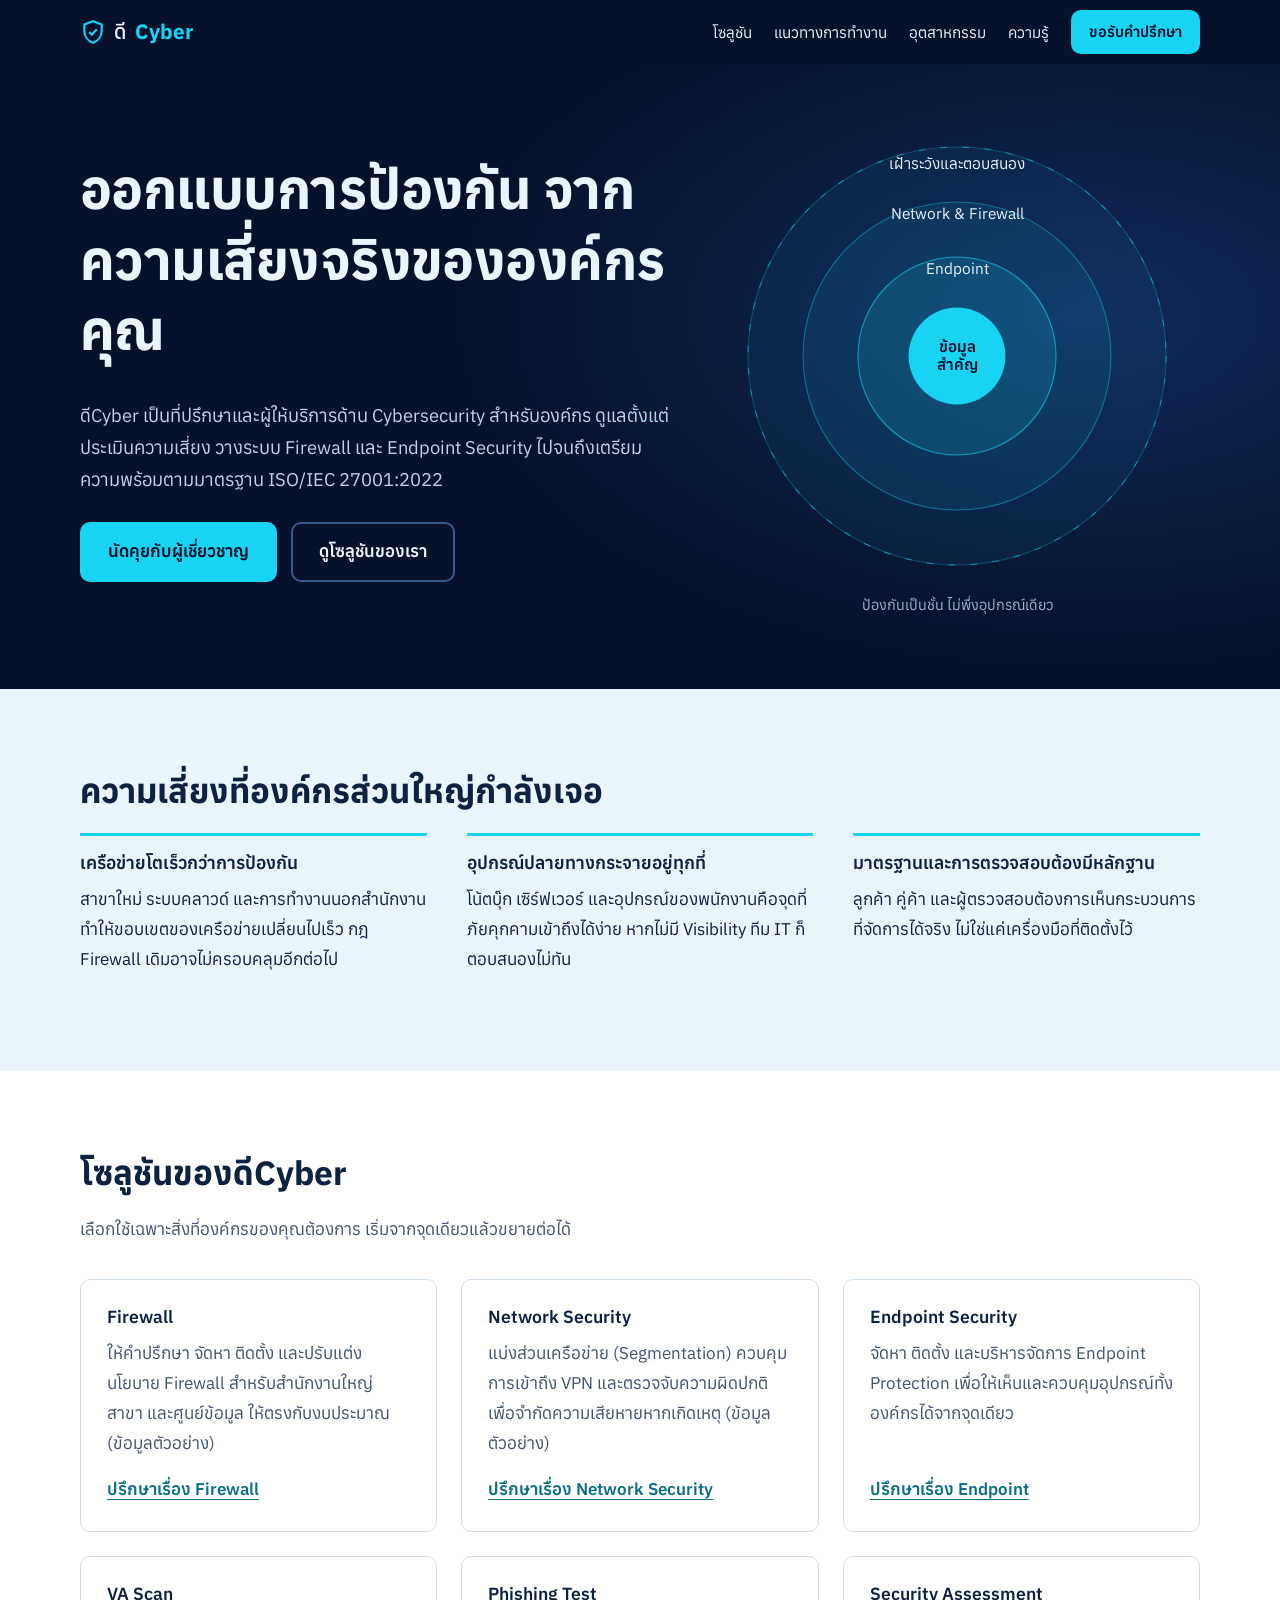
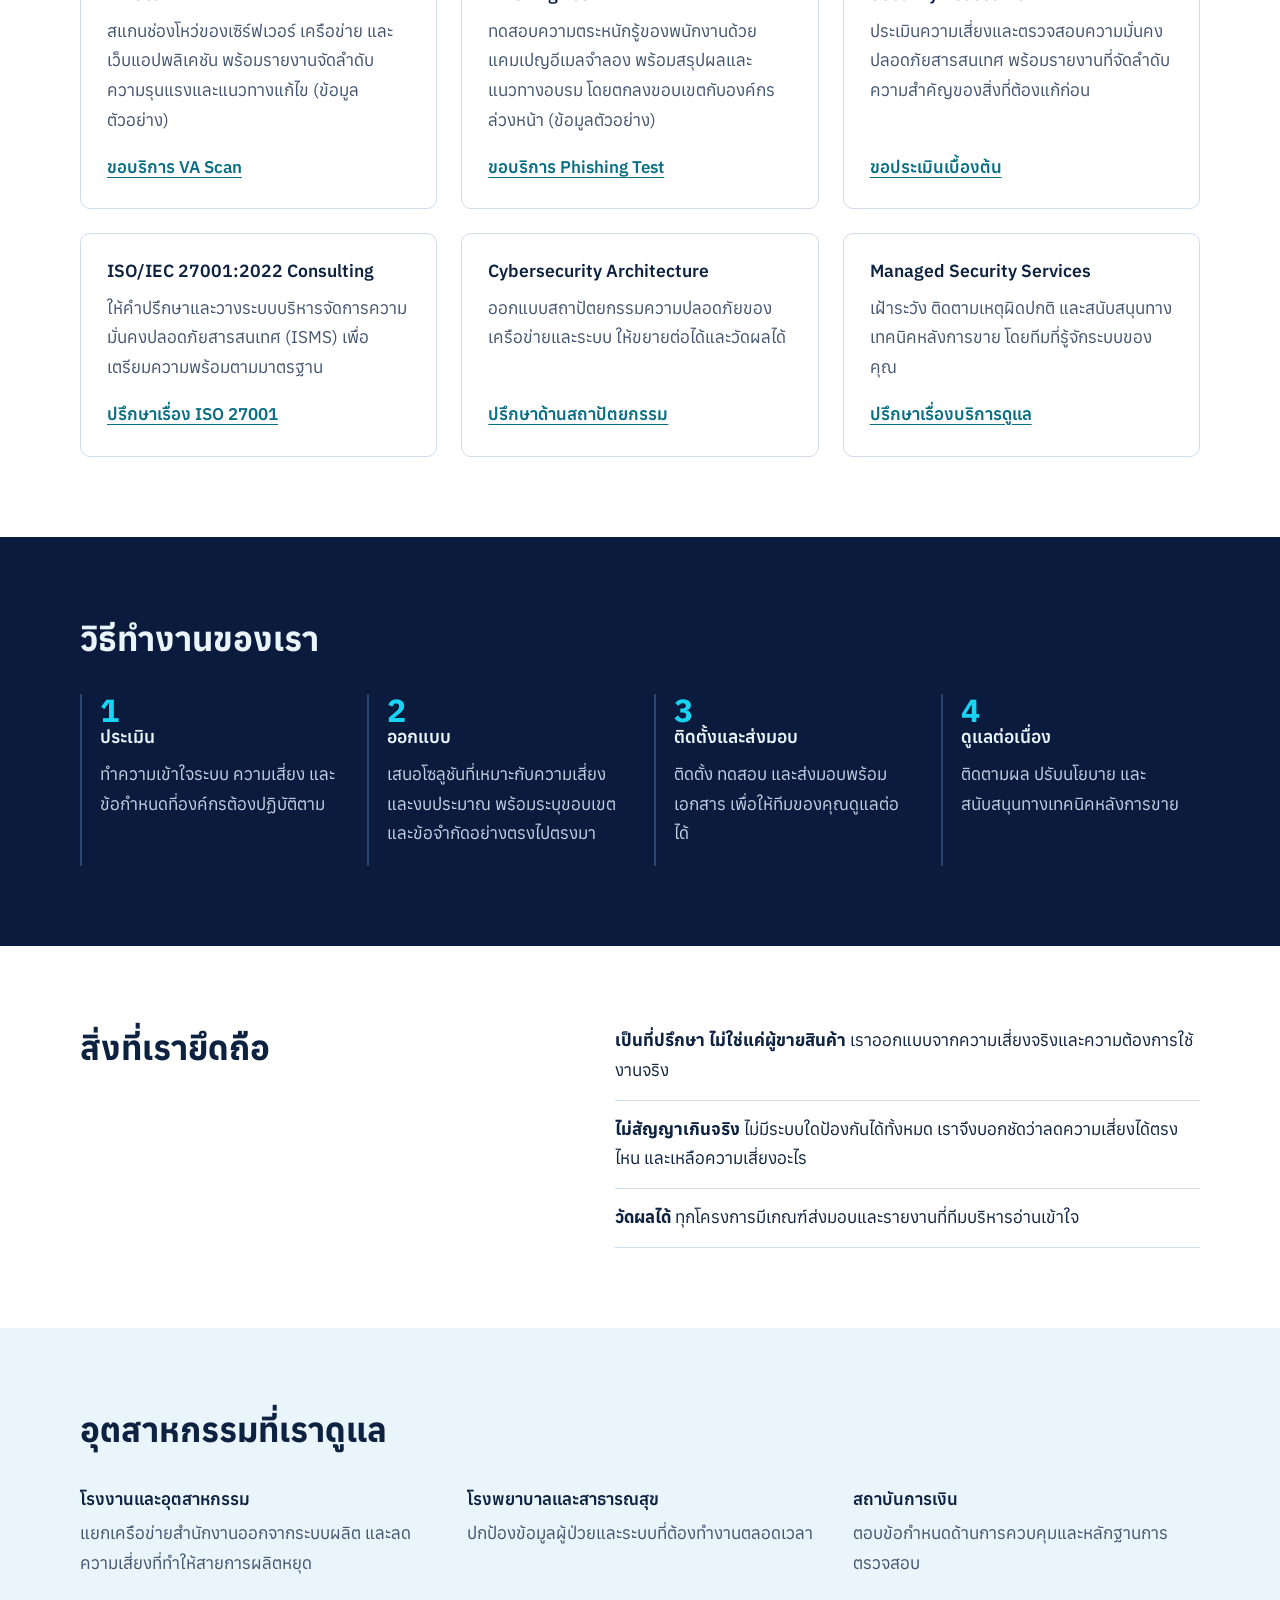
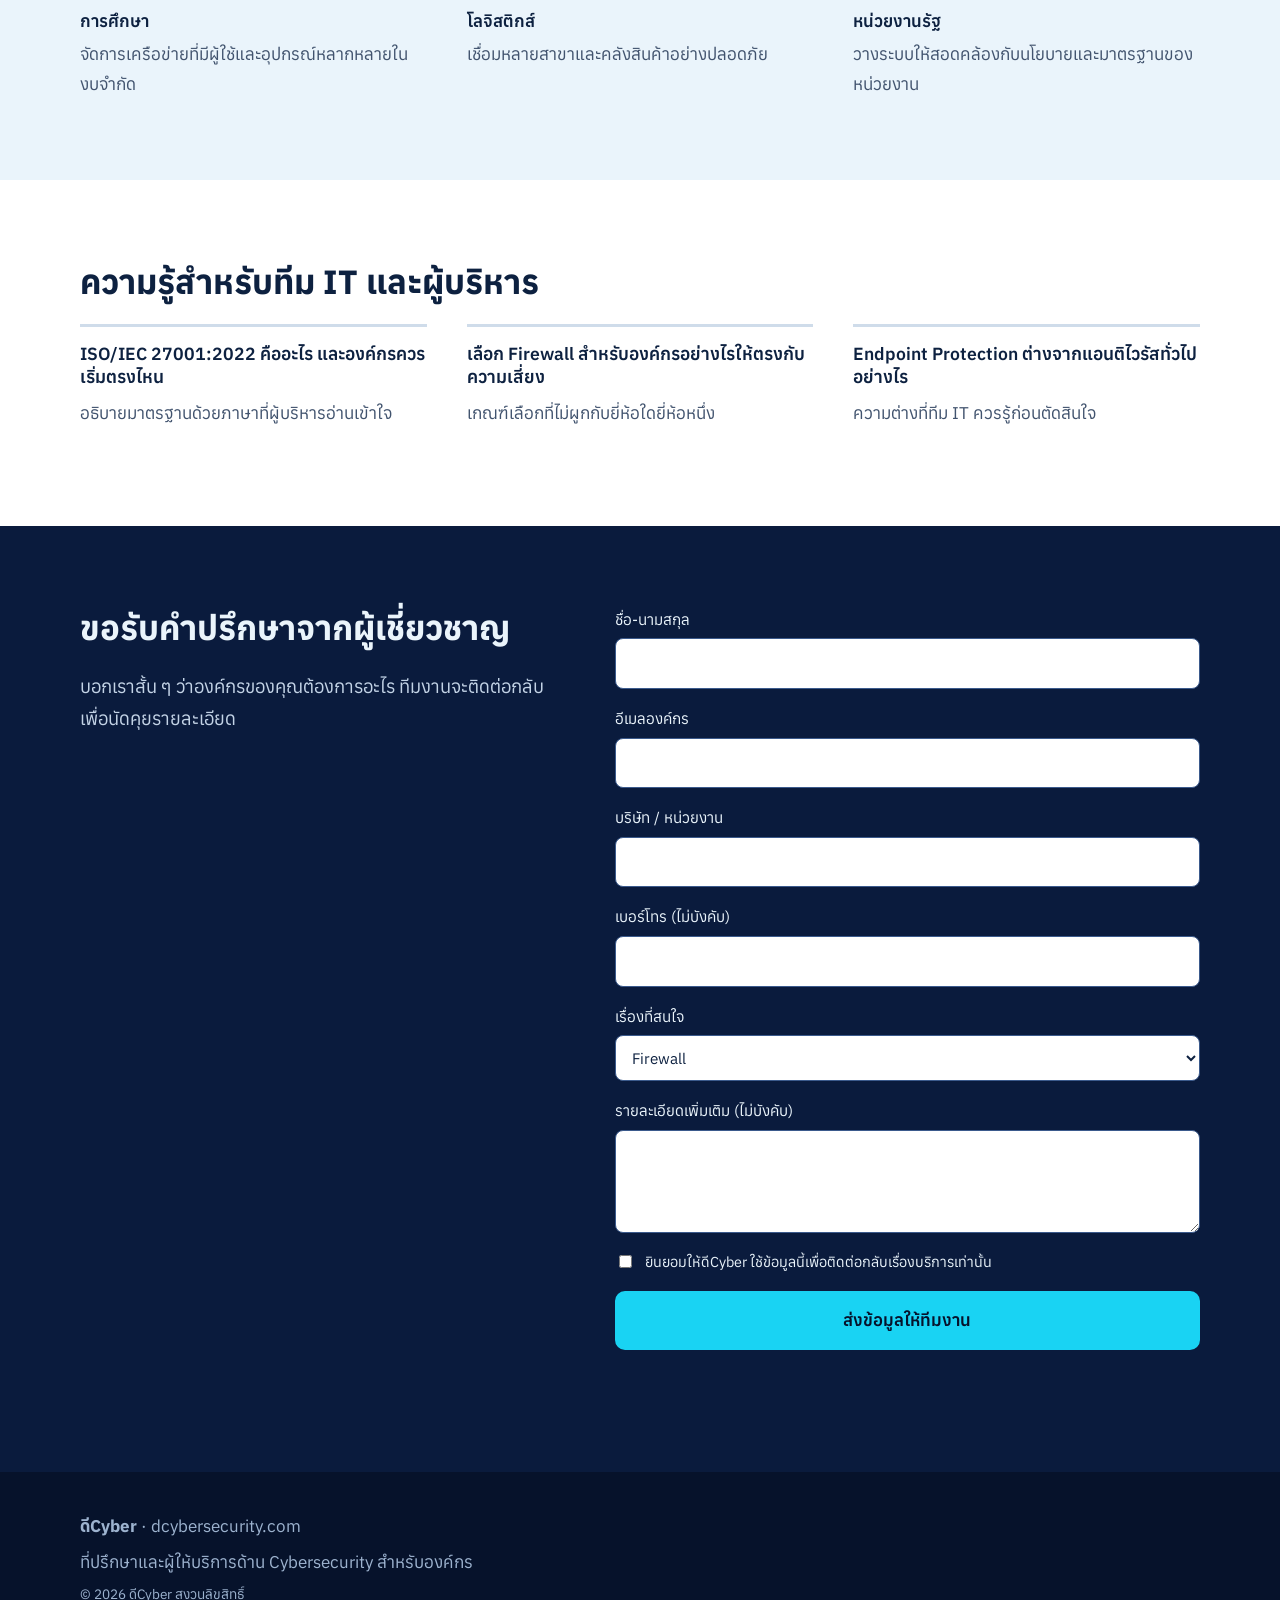
<file: index.html>
<!doctype html>
<html lang="th">
<head>
<meta charset="utf-8">
<meta name="viewport" content="width=device-width, initial-scale=1">
<title>ดีCyber | ที่ปรึกษาและผู้ให้บริการ Cybersecurity สำหรับองค์กร</title>
<meta name="description" content="ดีCyber ให้คำปรึกษา ติดตั้ง Firewall และ Endpoint Security ประเมินความเสี่ยง และเตรียมความพร้อมตามมาตรฐาน ISO/IEC 27001:2022 สำหรับองค์กรในประเทศไทย">
<meta property="og:title" content="ดีCyber | Cybersecurity สำหรับองค์กร">
<meta property="og:description" content="ออกแบบระบบป้องกันจากความเสี่ยงจริงขององค์กร ตั้งแต่ประเมิน วางระบบ ไปจนถึงดูแลต่อเนื่อง">
<link rel="canonical" href="https://dcybersecurity.com/">
<link rel="preconnect" href="https://fonts.googleapis.com">
<link rel="preconnect" href="https://fonts.gstatic.com" crossorigin>
<link href="https://fonts.googleapis.com/css2?family=Anuphan:wght@400;500;600;700&display=swap" rel="stylesheet">
<link rel="stylesheet" href="style.css">
</head>
<body>
<a class="skip" href="#main">ข้ามไปยังเนื้อหา</a>

<header class="site-header">
  <div class="wrap bar">
    <a class="logo" href="#top" aria-label="ดีCyber หน้าแรก">
      <svg width="26" height="26" viewBox="0 0 24 24" aria-hidden="true"><path d="M12 2 4 5v6c0 5 3.4 9.3 8 11 4.6-1.7 8-6 8-11V5z" fill="none" stroke="#19d3f3" stroke-width="2"/><path d="m8.5 12 2.5 2.5 4.5-5" fill="none" stroke="#19d3f3" stroke-width="2"/></svg>
      ดี<b>Cyber</b>
    </a>
    <button class="menu-btn" aria-expanded="false" aria-controls="nav">เมนู</button>
    <nav id="nav" aria-label="เมนูหลัก">
      <a href="#solutions">โซลูชัน</a>
      <a href="#approach">แนวทางการทำงาน</a>
      <a href="#industries">อุตสาหกรรม</a>
      <a href="#knowledge">ความรู้</a>
      <a class="btn btn-sm" href="#contact">ขอรับคำปรึกษา</a>
    </nav>
  </div>
</header>

<main id="main">
<section class="hero" id="top">
  <div class="wrap hero-grid">
    <div>
      <h1>ออกแบบการป้องกัน จากความเสี่ยงจริงขององค์กรคุณ</h1>
      <p class="lead">ดีCyber เป็นที่ปรึกษาและผู้ให้บริการด้าน Cybersecurity สำหรับองค์กร ดูแลตั้งแต่ประเมินความเสี่ยง วางระบบ Firewall และ Endpoint Security ไปจนถึงเตรียมความพร้อมตามมาตรฐาน ISO/IEC 27001:2022</p>
      <p class="actions"><a class="btn" href="#contact">นัดคุยกับผู้เชี่ยวชาญ</a><a class="btn btn-ghost" href="#solutions">ดูโซลูชันของเรา</a></p>
    </div>
    <figure class="layers">
      <svg viewBox="0 0 400 400" role="img" aria-label="แผนภาพการป้องกันเป็นชั้น: ข้อมูลสำคัญอยู่ตรงกลาง ล้อมด้วย Endpoint, Network และการเฝ้าระวัง">
        <circle class="spin" cx="200" cy="200" r="190" fill="none" stroke="#19d3f3" stroke-opacity=".5" stroke-dasharray="6 14"/>
        <circle cx="200" cy="200" r="190" fill="#19d3f3" fill-opacity=".05" stroke="#19d3f3" stroke-opacity=".25"/>
        <circle cx="200" cy="200" r="140" fill="#19d3f3" fill-opacity=".08" stroke="#19d3f3" stroke-opacity=".4"/>
        <circle cx="200" cy="200" r="90" fill="#19d3f3" fill-opacity=".12" stroke="#19d3f3" stroke-opacity=".6"/>
        <circle cx="200" cy="200" r="44" fill="#19d3f3"/>
        <g font-family="Anuphan,sans-serif" font-size="14" text-anchor="middle">
          <text x="200" y="196" fill="#06122b" font-weight="600">ข้อมูล</text>
          <text x="200" y="213" fill="#06122b" font-weight="600">สำคัญ</text>
          <text x="200" y="125" fill="#eaf4fb">Endpoint</text>
          <text x="200" y="75" fill="#eaf4fb">Network &amp; Firewall</text>
          <text x="200" y="30" fill="#eaf4fb">เฝ้าระวังและตอบสนอง</text>
        </g>
      </svg>
      <figcaption>ป้องกันเป็นชั้น ไม่พึ่งอุปกรณ์เดียว</figcaption>
    </figure>
  </div>
</section>

<section class="sec light" id="problems">
  <div class="wrap">
    <h2>ความเสี่ยงที่องค์กรส่วนใหญ่กำลังเจอ</h2>
    <div class="cols3">
      <div><h3>เครือข่ายโตเร็วกว่าการป้องกัน</h3><p>สาขาใหม่ ระบบคลาวด์ และการทำงานนอกสำนักงาน ทำให้ขอบเขตของเครือข่ายเปลี่ยนไปเร็ว กฎ Firewall เดิมอาจไม่ครอบคลุมอีกต่อไป</p></div>
      <div><h3>อุปกรณ์ปลายทางกระจายอยู่ทุกที่</h3><p>โน้ตบุ๊ก เซิร์ฟเวอร์ และอุปกรณ์ของพนักงานคือจุดที่ภัยคุกคามเข้าถึงได้ง่าย หากไม่มี Visibility ทีม IT ก็ตอบสนองไม่ทัน</p></div>
      <div><h3>มาตรฐานและการตรวจสอบต้องมีหลักฐาน</h3><p>ลูกค้า คู่ค้า และผู้ตรวจสอบต้องการเห็นกระบวนการที่จัดการได้จริง ไม่ใช่แค่เครื่องมือที่ติดตั้งไว้</p></div>
    </div>
  </div>
</section>

<section class="sec" id="solutions">
  <div class="wrap">
    <h2>โซลูชันของดีCyber</h2>
    <p class="sub">เลือกใช้เฉพาะสิ่งที่องค์กรของคุณต้องการ เริ่มจากจุดเดียวแล้วขยายต่อได้</p>
    <div class="grid">
      <article><h3>Firewall</h3><p>ให้คำปรึกษา จัดหา ติดตั้ง และปรับแต่งนโยบาย Firewall สำหรับสำนักงานใหญ่ สาขา และศูนย์ข้อมูล ให้ตรงกับงบประมาณ (ข้อมูลตัวอย่าง)</p><a href="#contact" data-topic="Firewall">ปรึกษาเรื่อง Firewall</a></article>
      <article><h3>Network Security</h3><p>แบ่งส่วนเครือข่าย (Segmentation) ควบคุมการเข้าถึง VPN และตรวจจับความผิดปกติ เพื่อจำกัดความเสียหายหากเกิดเหตุ (ข้อมูลตัวอย่าง)</p><a href="#contact" data-topic="Network Security">ปรึกษาเรื่อง Network Security</a></article>
      <article><h3>Endpoint Security</h3><p>จัดหา ติดตั้ง และบริหารจัดการ Endpoint Protection เพื่อให้เห็นและควบคุมอุปกรณ์ทั้งองค์กรได้จากจุดเดียว</p><a href="#contact" data-topic="Endpoint Security">ปรึกษาเรื่อง Endpoint</a></article>
      <article><h3>VA Scan</h3><p>สแกนช่องโหว่ของเซิร์ฟเวอร์ เครือข่าย และเว็บแอปพลิเคชัน พร้อมรายงานจัดลำดับความรุนแรงและแนวทางแก้ไข (ข้อมูลตัวอย่าง)</p><a href="#contact" data-topic="VA Scan">ขอบริการ VA Scan</a></article>
      <article><h3>Phishing Test</h3><p>ทดสอบความตระหนักรู้ของพนักงานด้วยแคมเปญอีเมลจำลอง พร้อมสรุปผลและแนวทางอบรม โดยตกลงขอบเขตกับองค์กรล่วงหน้า (ข้อมูลตัวอย่าง)</p><a href="#contact" data-topic="Phishing Test">ขอบริการ Phishing Test</a></article>
      <article><h3>Security Assessment</h3><p>ประเมินความเสี่ยงและตรวจสอบความมั่นคงปลอดภัยสารสนเทศ พร้อมรายงานที่จัดลำดับความสำคัญของสิ่งที่ต้องแก้ก่อน</p><a href="#contact" data-topic="Security Assessment">ขอประเมินเบื้องต้น</a></article>
      <article><h3>ISO/IEC 27001:2022 Consulting</h3><p>ให้คำปรึกษาและวางระบบบริหารจัดการความมั่นคงปลอดภัยสารสนเทศ (ISMS) เพื่อเตรียมความพร้อมตามมาตรฐาน</p><a href="#contact" data-topic="ISO/IEC 27001:2022">ปรึกษาเรื่อง ISO 27001</a></article>
      <article><h3>Cybersecurity Architecture</h3><p>ออกแบบสถาปัตยกรรมความปลอดภัยของเครือข่ายและระบบ ให้ขยายต่อได้และวัดผลได้</p><a href="#contact" data-topic="Cybersecurity Architecture">ปรึกษาด้านสถาปัตยกรรม</a></article>
      <article><h3>Managed Security Services</h3><p>เฝ้าระวัง ติดตามเหตุผิดปกติ และสนับสนุนทางเทคนิคหลังการขาย โดยทีมที่รู้จักระบบของคุณ</p><a href="#contact" data-topic="Managed Security Services">ปรึกษาเรื่องบริการดูแล</a></article>
    </div>
  </div>
</section>

<section class="sec navy" id="approach">
  <div class="wrap">
    <h2>วิธีทำงานของเรา</h2>
    <ol class="steps">
      <li><h3>ประเมิน</h3><p>ทำความเข้าใจระบบ ความเสี่ยง และข้อกำหนดที่องค์กรต้องปฏิบัติตาม</p></li>
      <li><h3>ออกแบบ</h3><p>เสนอโซลูชันที่เหมาะกับความเสี่ยงและงบประมาณ พร้อมระบุขอบเขตและข้อจำกัดอย่างตรงไปตรงมา</p></li>
      <li><h3>ติดตั้งและส่งมอบ</h3><p>ติดตั้ง ทดสอบ และส่งมอบพร้อมเอกสาร เพื่อให้ทีมของคุณดูแลต่อได้</p></li>
      <li><h3>ดูแลต่อเนื่อง</h3><p>ติดตามผล ปรับนโยบาย และสนับสนุนทางเทคนิคหลังการขาย</p></li>
    </ol>
  </div>
</section>

<section class="sec" id="trust">
  <div class="wrap two">
    <div><h2>สิ่งที่เรายึดถือ</h2></div>
    <ul class="plain">
      <li><b>เป็นที่ปรึกษา ไม่ใช่แค่ผู้ขายสินค้า</b> เราออกแบบจากความเสี่ยงจริงและความต้องการใช้งานจริง</li>
      <li><b>ไม่สัญญาเกินจริง</b> ไม่มีระบบใดป้องกันได้ทั้งหมด เราจึงบอกชัดว่าลดความเสี่ยงได้ตรงไหน และเหลือความเสี่ยงอะไร</li>
      <li><b>วัดผลได้</b> ทุกโครงการมีเกณฑ์ส่งมอบและรายงานที่ทีมบริหารอ่านเข้าใจ</li>
    </ul>
    <!-- TODO: ใส่ข้อมูลจริงเท่านั้น เช่น โลโก้พันธมิตรเทคโนโลยี ใบรับรองของทีมงาน กรณีศึกษา (ห้ามอ้างการรับรอง ISO หากไม่มีหลักฐาน) -->
  </div>
</section>

<section class="sec light" id="industries">
  <div class="wrap">
    <h2>อุตสาหกรรมที่เราดูแล</h2>
    <dl class="inds">
      <div><dt>โรงงานและอุตสาหกรรม</dt><dd>แยกเครือข่ายสำนักงานออกจากระบบผลิต และลดความเสี่ยงที่ทำให้สายการผลิตหยุด</dd></div>
      <div><dt>โรงพยาบาลและสาธารณสุข</dt><dd>ปกป้องข้อมูลผู้ป่วยและระบบที่ต้องทำงานตลอดเวลา</dd></div>
      <div><dt>สถาบันการเงิน</dt><dd>ตอบข้อกำหนดด้านการควบคุมและหลักฐานการตรวจสอบ</dd></div>
      <div><dt>การศึกษา</dt><dd>จัดการเครือข่ายที่มีผู้ใช้และอุปกรณ์หลากหลายในงบจำกัด</dd></div>
      <div><dt>โลจิสติกส์</dt><dd>เชื่อมหลายสาขาและคลังสินค้าอย่างปลอดภัย</dd></div>
      <div><dt>หน่วยงานรัฐ</dt><dd>วางระบบให้สอดคล้องกับนโยบายและมาตรฐานของหน่วยงาน</dd></div>
    </dl>
  </div>
</section>

<section class="sec" id="knowledge">
  <div class="wrap">
    <h2>ความรู้สำหรับทีม IT และผู้บริหาร</h2>
    <div class="cols3 posts">
      <a href="#"><h3>ISO/IEC 27001:2022 คืออะไร และองค์กรควรเริ่มตรงไหน</h3><p>อธิบายมาตรฐานด้วยภาษาที่ผู้บริหารอ่านเข้าใจ</p></a>
      <a href="#"><h3>เลือก Firewall สำหรับองค์กรอย่างไรให้ตรงกับความเสี่ยง</h3><p>เกณฑ์เลือกที่ไม่ผูกกับยี่ห้อใดยี่ห้อหนึ่ง</p></a>
      <a href="#"><h3>Endpoint Protection ต่างจากแอนติไวรัสทั่วไปอย่างไร</h3><p>ความต่างที่ทีม IT ควรรู้ก่อนตัดสินใจ</p></a>
    </div>
    <!-- TODO: ลิงก์ "#" ให้เปลี่ยนเป็นหน้าบทความจริง -->
  </div>
</section>

<section class="sec navy" id="contact">
  <div class="wrap two">
    <div>
      <h2>ขอรับคำปรึกษาจากผู้เชี่ยวชาญ</h2>
      <p class="lead">บอกเราสั้น ๆ ว่าองค์กรของคุณต้องการอะไร ทีมงานจะติดต่อกลับเพื่อนัดคุยรายละเอียด</p>
    </div>
    <form id="lead" novalidate>
      <label>ชื่อ-นามสกุล <input name="name" required autocomplete="name"></label>
      <label>อีเมลองค์กร <input name="email" type="email" required autocomplete="email"></label>
      <label>บริษัท / หน่วยงาน <input name="company" required autocomplete="organization"></label>
      <label>เบอร์โทร (ไม่บังคับ) <input name="phone" type="tel" autocomplete="tel"></label>
      <label>เรื่องที่สนใจ
        <select name="topic">
          <option>Firewall</option><option>Network Security</option><option>VA Scan</option><option>Phishing Test</option><option>Endpoint Security</option><option>Security Assessment</option><option>ISO/IEC 27001:2022</option><option>Cybersecurity Architecture</option><option>Managed Security Services</option><option>ยังไม่แน่ใจ ต้องการคำแนะนำ</option>
        </select>
      </label>
      <label>รายละเอียดเพิ่มเติม (ไม่บังคับ) <textarea name="message" rows="3"></textarea></label>
      <label class="check"><input type="checkbox" name="consent" required> ยินยอมให้ดีCyber ใช้ข้อมูลนี้เพื่อติดต่อกลับเรื่องบริการเท่านั้น</label>
      <button class="btn" type="submit">ส่งข้อมูลให้ทีมงาน</button>
      <p id="status" role="status" aria-live="polite"></p>
    </form>
  </div>
</section>
</main>

<footer class="site-footer">
  <div class="wrap">
    <p><b>ดีCyber</b> · dcybersecurity.com</p>
    <p>ที่ปรึกษาและผู้ให้บริการด้าน Cybersecurity สำหรับองค์กร</p>
    <p class="small">© 2026 ดีCyber สงวนลิขสิทธิ์ <!-- TODO: ใส่ที่อยู่ เบอร์โทร อีเมล และลิงก์นโยบายความเป็นส่วนตัว --></p>
  </div>
</footer>
<script src="script.js"></script>
</body>
</html>
</file>
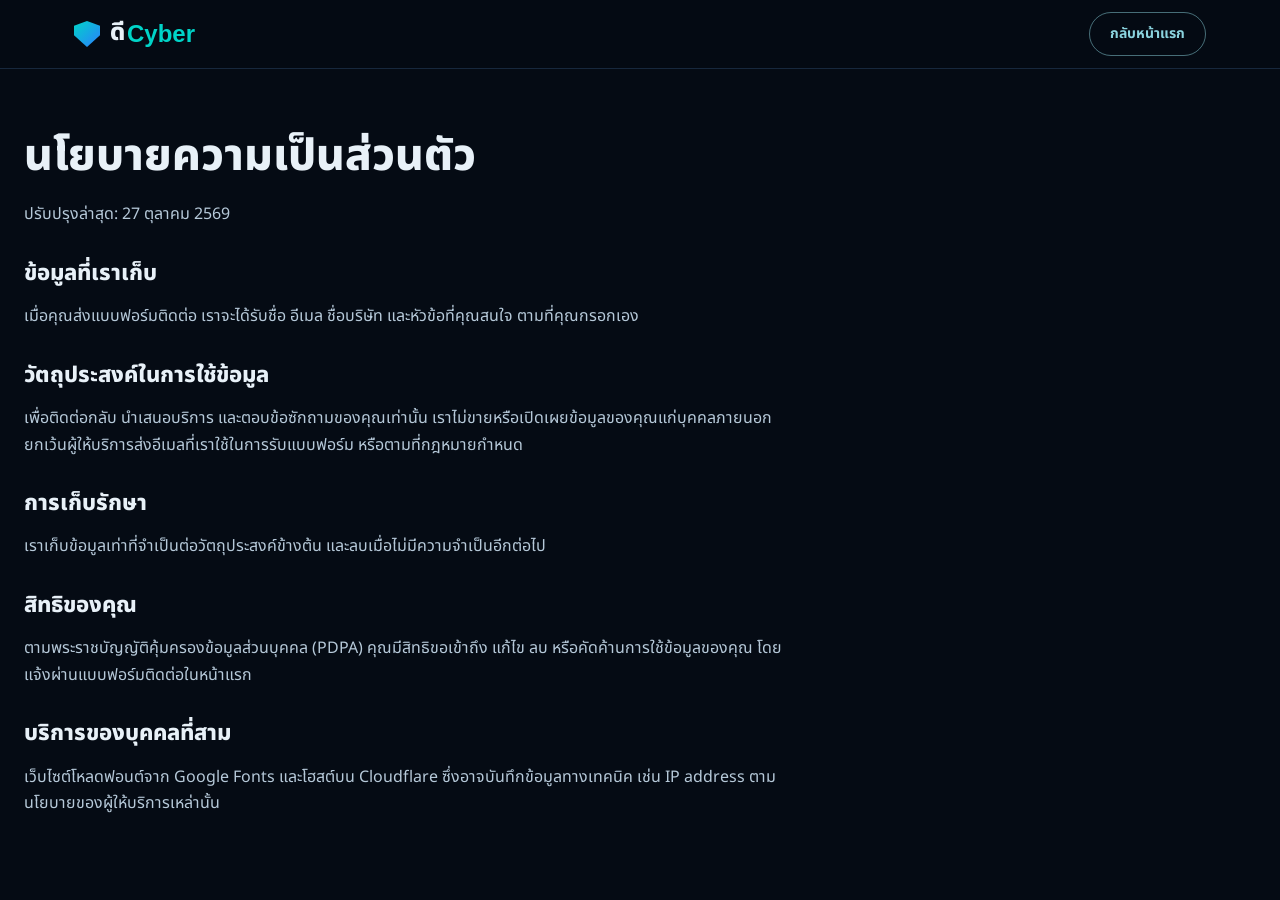
<file: privacy.html>
<!DOCTYPE html><html lang="th"><head><meta charset="utf-8"><meta name="viewport" content="width=device-width, initial-scale=1"><link rel="icon" href="favicon.svg" type="image/svg+xml"><link href="https://fonts.googleapis.com/css2?family=Noto+Sans+Thai:wght@400;700;800&display=swap" rel="stylesheet"><link rel="stylesheet" href="css/style.css"><title>นโยบายความเป็นส่วนตัว | dcybersecurity.com</title></head><body><header class="top"><div class="wrap nav"><a class="logo" href="/"><span class="mark"></span>ดี<b>Cyber</b></a><a class="btn o sm" href="/">กลับหน้าแรก</a></div></header>
<main class="legal"><h1>นโยบายความเป็นส่วนตัว</h1><p>ปรับปรุงล่าสุด: 27 ตุลาคม 2569</p>
<h2>ข้อมูลที่เราเก็บ</h2><p>เมื่อคุณส่งแบบฟอร์มติดต่อ เราจะได้รับชื่อ อีเมล ชื่อบริษัท และหัวข้อที่คุณสนใจ ตามที่คุณกรอกเอง</p>
<h2>วัตถุประสงค์ในการใช้ข้อมูล</h2><p>เพื่อติดต่อกลับ นำเสนอบริการ และตอบข้อซักถามของคุณเท่านั้น เราไม่ขายหรือเปิดเผยข้อมูลของคุณแก่บุคคลภายนอก ยกเว้นผู้ให้บริการส่งอีเมลที่เราใช้ในการรับแบบฟอร์ม หรือตามที่กฎหมายกำหนด</p>
<h2>การเก็บรักษา</h2><p>เราเก็บข้อมูลเท่าที่จำเป็นต่อวัตถุประสงค์ข้างต้น และลบเมื่อไม่มีความจำเป็นอีกต่อไป</p>
<h2>สิทธิของคุณ</h2><p>ตามพระราชบัญญัติคุ้มครองข้อมูลส่วนบุคคล (PDPA) คุณมีสิทธิขอเข้าถึง แก้ไข ลบ หรือคัดค้านการใช้ข้อมูลของคุณ โดยแจ้งผ่านแบบฟอร์มติดต่อในหน้าแรก</p>
<h2>บริการของบุคคลที่สาม</h2><p>เว็บไซต์โหลดฟอนต์จาก Google Fonts และโฮสต์บน Cloudflare ซึ่งอาจบันทึกข้อมูลทางเทคนิค เช่น IP address ตามนโยบายของผู้ให้บริการเหล่านั้น</p></main></body></html>
</file>
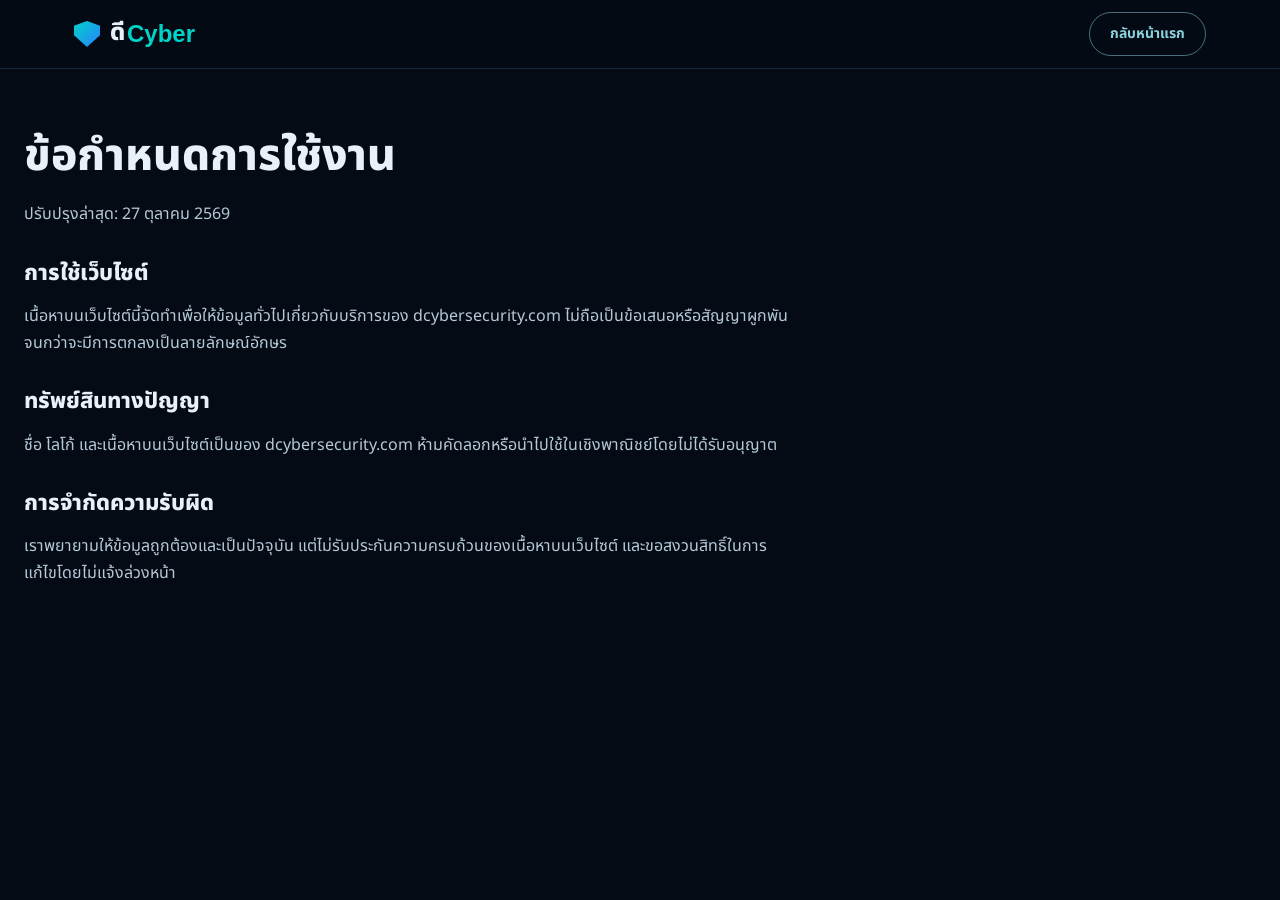
<file: terms.html>
<!DOCTYPE html><html lang="th"><head><meta charset="utf-8"><meta name="viewport" content="width=device-width, initial-scale=1"><link rel="icon" href="favicon.svg" type="image/svg+xml"><link href="https://fonts.googleapis.com/css2?family=Noto+Sans+Thai:wght@400;700;800&display=swap" rel="stylesheet"><link rel="stylesheet" href="css/style.css"><title>ข้อกำหนดการใช้งาน | dcybersecurity.com</title></head><body><header class="top"><div class="wrap nav"><a class="logo" href="/"><span class="mark"></span>ดี<b>Cyber</b></a><a class="btn o sm" href="/">กลับหน้าแรก</a></div></header>
<main class="legal"><h1>ข้อกำหนดการใช้งาน</h1><p>ปรับปรุงล่าสุด: 27 ตุลาคม 2569</p>
<h2>การใช้เว็บไซต์</h2><p>เนื้อหาบนเว็บไซต์นี้จัดทำเพื่อให้ข้อมูลทั่วไปเกี่ยวกับบริการของ dcybersecurity.com ไม่ถือเป็นข้อเสนอหรือสัญญาผูกพัน จนกว่าจะมีการตกลงเป็นลายลักษณ์อักษร</p>
<h2>ทรัพย์สินทางปัญญา</h2><p>ชื่อ โลโก้ และเนื้อหาบนเว็บไซต์เป็นของ dcybersecurity.com ห้ามคัดลอกหรือนำไปใช้ในเชิงพาณิชย์โดยไม่ได้รับอนุญาต</p>
<h2>การจำกัดความรับผิด</h2><p>เราพยายามให้ข้อมูลถูกต้องและเป็นปัจจุบัน แต่ไม่รับประกันความครบถ้วนของเนื้อหาบนเว็บไซต์ และขอสงวนสิทธิ์ในการแก้ไขโดยไม่แจ้งล่วงหน้า</p></main></body></html>
</file>
<file: style.css>
:root{--navy:#06122b;--navy2:#0a1b3d;--cyan:#19d3f3;--ice:#eaf4fb;--ink:#0d2140;--muted:#41536e;--line:#cfdcea;--r:10px}
*{box-sizing:border-box}
html{scroll-behavior:smooth;scroll-padding-top:72px}
body{margin:0;font-family:Anuphan,"Noto Sans Thai",system-ui,sans-serif;color:var(--ink);line-height:1.75;font-size:17px;background:#fff}
h1,h2,h3{line-height:1.3;margin:0 0 .6em}
h1{font-size:clamp(2rem,5vw,3.4rem);font-weight:700;letter-spacing:-.01em}
h2{font-size:clamp(1.5rem,3vw,2.1rem);font-weight:700}
h3{font-size:1.1rem;font-weight:600}
p{margin:0 0 1em;max-width:62ch}
a{color:inherit}
:focus-visible{outline:3px solid var(--cyan);outline-offset:3px}
.wrap{width:min(1120px,92%);margin:auto}
.skip{position:absolute;left:-999px}.skip:focus{left:8px;top:8px;background:#fff;padding:8px;z-index:99}
.site-header{position:sticky;top:0;z-index:10;background:var(--navy);color:var(--ice)}
.bar{display:flex;align-items:center;justify-content:space-between;min-height:64px}
.logo{display:flex;gap:8px;align-items:center;text-decoration:none;font-size:1.3rem;font-weight:500}
.logo b{color:var(--cyan);font-weight:700}
nav{display:flex;gap:22px;align-items:center}
nav a{text-decoration:none;font-size:.95rem}
nav a:not(.btn):hover{color:var(--cyan)}
.menu-btn{display:none;background:none;border:1px solid #2b4470;color:inherit;padding:6px 14px;border-radius:var(--r);font:inherit}
.btn{display:inline-block;background:var(--cyan);color:var(--navy);font-weight:600;padding:13px 26px;border-radius:var(--r);text-decoration:none;border:2px solid var(--cyan);font:inherit;font-weight:600;cursor:pointer}
.btn:hover{background:#6fe6fa;border-color:#6fe6fa}
.btn-sm{padding:7px 16px;font-size:.92rem}
.btn-ghost{background:transparent;color:var(--ice);border-color:#3b5a8c}
.btn-ghost:hover{background:#12294f;border-color:var(--cyan)}
.actions{display:flex;gap:14px;flex-wrap:wrap;margin-top:1.6em}
.hero{background:radial-gradient(900px 500px at 85% 40%,#10285a 0,var(--navy) 70%);color:var(--ice);padding:72px 0}
.hero-grid{display:grid;grid-template-columns:1.1fr .9fr;gap:40px;align-items:center}
.lead{font-size:1.15rem;color:#c3d3e6}
.layers{margin:0;text-align:center}
.layers svg{width:100%;max-width:440px;height:auto}
.layers figcaption{font-size:.9rem;color:#9db3cf;margin-top:6px}
.spin{transform-origin:200px 200px;animation:spin 60s linear infinite}
@keyframes spin{to{transform:rotate(360deg)}}
.sec{padding:80px 0}
.light{background:var(--ice)}
.navy{background:var(--navy2);color:var(--ice)}
.navy .lead,.navy p{color:#c3d3e6}
.sub{color:var(--muted);margin-bottom:2em}
.cols3{display:grid;grid-template-columns:repeat(3,1fr);gap:40px}
.cols3>div{border-top:3px solid var(--cyan);padding-top:16px}
.grid{display:grid;grid-template-columns:repeat(3,1fr);gap:24px}
.grid article{border:1px solid var(--line);border-radius:var(--r);padding:26px;display:flex;flex-direction:column}
.grid article p{color:var(--muted);flex:1}
.grid article a{font-weight:600;color:#0a6f85;text-underline-offset:4px}
.steps{list-style:none;counter-reset:s;padding:0;margin:2em 0 0;display:grid;grid-template-columns:repeat(4,1fr);gap:28px}
.steps li{counter-increment:s;border-left:2px solid #2b4470;padding-left:18px}
.steps li::before{content:counter(s);display:block;color:var(--cyan);font-size:2rem;font-weight:700;line-height:1}
.two{display:grid;grid-template-columns:.9fr 1.1fr;gap:56px;align-items:start}
.plain{list-style:none;padding:0;margin:0}
.plain li{padding:14px 0;border-bottom:1px solid var(--line)}
.plain li:first-child{padding-top:0}
.inds{display:grid;grid-template-columns:repeat(3,1fr);gap:28px 40px;margin:2em 0 0}
.inds dt{font-weight:600}
.inds dd{margin:4px 0 0;color:var(--muted)}
.posts a{text-decoration:none;border-top:3px solid var(--line);padding-top:16px}
.posts a:hover{border-color:var(--cyan)}
.posts p{color:var(--muted)}
form{display:grid;gap:16px}
label{display:grid;gap:6px;font-size:.95rem}
input,select,textarea{font:inherit;padding:11px 12px;border-radius:8px;border:1px solid #3b5a8c;background:#fff;color:var(--ink)}
input[aria-invalid=true]{border:2px solid #ff8a8a}
.check{display:flex;gap:10px;align-items:flex-start;font-size:.9rem}
.check input{margin-top:6px}
#status{min-height:1.5em;margin:0}
.site-footer{background:var(--navy);color:#9db3cf;padding:40px 0}
.site-footer p{margin:0 0 6px}.small{font-size:.85rem}
@media(max-width:860px){
 .hero-grid,.two,.cols3,.grid,.steps,.inds{grid-template-columns:1fr}
 .sec{padding:56px 0}.hero{padding:48px 0}
 .menu-btn{display:block}
 nav{display:none;position:absolute;top:64px;left:0;right:0;background:var(--navy);flex-direction:column;align-items:flex-start;padding:16px 4%;gap:14px}
 nav.open{display:flex}
}
@media(prefers-reduced-motion:reduce){.spin{animation:none}html{scroll-behavior:auto}}
</file>
<file: css/style.css>
:root{--bg:#050b14;--bg2:#08121f;--surface:#0c1a2b;--line:#17283d;--text:#e8f1f8;--muted:#8fa6bb;--teal:#00d4c8;--cyan:#8ad3de;--blue:#2b7fff;color-scheme:dark}
*{box-sizing:border-box}
html{scroll-behavior:smooth;scroll-padding-top:90px}
body{margin:0;background:var(--bg);color:var(--text);font-family:"Noto Sans Thai",system-ui,-apple-system,"Segoe UI",sans-serif;line-height:1.65}
a{color:inherit;text-decoration:none}
.wrap{max-width:1180px;margin:0 auto;padding:0 24px}
.bar{background:linear-gradient(90deg,#06323a,#0a2347);font-size:14px;text-align:center;padding:8px 16px;color:#cfeff2}
.bar a{color:var(--teal);font-weight:700;margin-left:8px}
.top{position:sticky;top:0;z-index:50;background:rgba(5,11,20,.88);backdrop-filter:blur(12px);border-bottom:1px solid var(--line)}
.nav{display:flex;align-items:center;gap:28px;height:68px}
.logo{font-weight:800;font-size:24px;display:flex;align-items:center;gap:10px}
.logo b{font-family:"Space Grotesk",sans-serif;color:var(--teal);margin-left:-8px}
.mark{width:26px;height:26px;background:linear-gradient(135deg,var(--teal),var(--blue));clip-path:polygon(50% 0,100% 18%,100% 55%,50% 100%,0 55%,0 18%)}
.menu{display:flex;gap:24px;margin-left:auto;font-size:15px}
.menu a{color:var(--muted);transition:.2s}.menu a:hover{color:var(--teal)}
.burger{display:none;background:none;border:0;cursor:pointer;padding:8px}
.burger i{display:block;width:24px;height:2px;background:var(--text);margin:5px 0}
.btn{display:inline-block;border-radius:999px;padding:13px 28px;font-weight:700;font-size:15px;border:1.5px solid transparent;cursor:pointer;font-family:inherit;transition:.2s}
.btn.sm{padding:9px 20px;font-size:14px}
.btn.p{background:linear-gradient(90deg,var(--teal),var(--cyan));color:#031018}
.btn.p:hover{transform:translateY(-2px);box-shadow:0 10px 30px rgba(0,212,200,.35)}
.btn.o{border-color:rgba(138,211,222,.5);color:var(--cyan)}.btn.o:hover{background:rgba(138,211,222,.1)}
.eyebrow{color:var(--teal);font-weight:700;letter-spacing:.06em;font-size:14px;margin:0 0 10px}
h1{font-size:clamp(40px,6.5vw,78px);line-height:1.1;margin:0 0 20px;font-weight:800}
h2{font-size:clamp(28px,3.8vw,44px);line-height:1.25;margin:0 0 16px;font-weight:800}
h3{margin:0 0 8px;font-size:20px}
.grad{background:linear-gradient(90deg,var(--teal),var(--blue));-webkit-background-clip:text;background-clip:text;color:transparent}
.lead{font-size:19px;color:#b6c9d9;max-width:560px;margin:0 0 32px}
.sub{color:var(--muted);font-size:18px;max-width:760px;margin:0 0 40px}
.cta{display:flex;gap:14px;flex-wrap:wrap}
section{padding:88px 0}
.alt{background:var(--bg2)}
.dark{background:radial-gradient(900px 400px at 50% -10%,rgba(0,212,200,.18),transparent 70%),#030810}
.center{text-align:center}.narrow{max-width:820px}
.hero{position:relative;overflow:hidden;padding:80px 0 40px;background:radial-gradient(800px 500px at 80% 10%,rgba(43,127,255,.25),transparent 65%),radial-gradient(700px 500px at 0% 100%,rgba(0,212,200,.18),transparent 65%)}
.hero-in{display:grid;grid-template-columns:1.1fr .9fr;gap:40px;align-items:center}
.orb{position:relative;aspect-ratio:1;max-width:440px;width:100%;margin:0 auto}
.ring{position:absolute;inset:0;border-radius:50%;border:1.5px solid rgba(138,211,222,.35);animation:spin 24s linear infinite}
.r2{inset:12%;border-style:dashed;animation-duration:32s;animation-direction:reverse}
.r3{inset:26%;border-color:rgba(0,212,200,.6);animation-duration:18s}
.core{position:absolute;inset:38%;border-radius:50%;display:grid;place-items:center;font:700 34px "Space Grotesk",sans-serif;background:linear-gradient(135deg,var(--teal),var(--blue));color:#031018;box-shadow:0 0 80px rgba(0,212,200,.55)}
.n{position:absolute;background:var(--surface);border:1px solid var(--line);padding:6px 14px;border-radius:999px;font-size:14px;color:var(--cyan)}
.n1{top:6%;left:8%}.n2{top:42%;right:-2%}.n3{bottom:8%;left:14%}
@keyframes spin{to{transform:rotate(360deg)}}
.trust{display:flex;align-items:center;gap:28px;margin-top:56px;padding-top:28px;border-top:1px solid var(--line);color:var(--muted);font-size:14px;flex-wrap:wrap}
.logos{display:flex;gap:30px;flex-wrap:wrap}.logos i{font-style:normal;font-weight:700;color:#5c7690;font-size:17px}
.promos{display:grid;grid-template-columns:repeat(3,1fr);gap:18px;margin-top:-20px;position:relative;z-index:2}
.promo{background:var(--surface);border:1px solid var(--line);border-radius:20px;padding:26px;transition:.25s}
.promo:hover{transform:translateY(-5px);border-color:var(--teal)}
.promo em{font-style:normal;font-size:12px;font-weight:800;letter-spacing:.1em;color:var(--teal)}
.promo h3{margin:8px 0}.promo p{margin:0;color:var(--muted);font-size:15px}
.stats{display:grid;grid-template-columns:repeat(3,1fr);gap:20px;margin-bottom:40px}
.stat{border-left:2px solid var(--teal);padding:8px 0 8px 22px}
.stat strong{display:block;font:700 clamp(44px,6vw,68px)/1.1 "Space Grotesk",sans-serif;background:linear-gradient(90deg,var(--teal),var(--cyan));-webkit-background-clip:text;background-clip:text;color:transparent}
.stat span{color:var(--muted);font-size:15px}
.band{display:flex;justify-content:space-between;align-items:center;gap:30px;flex-wrap:wrap;background:linear-gradient(120deg,#0b2b3a,#0a1f45);border:1px solid var(--line);border-radius:24px;padding:36px}
.band p{margin:0;color:#b6c9d9;max-width:680px}
.grid3{display:grid;grid-template-columns:repeat(3,1fr);gap:22px}
.card,.sol{background:var(--surface);border:1px solid var(--line);border-radius:22px;padding:30px;transition:.25s;display:block}
.sol:hover{transform:translateY(-5px);border-color:var(--teal)}
.card p,.sol p{margin:0;color:var(--muted)}
.ic,.ico{width:54px;height:54px;border-radius:15px;display:grid;place-items:center;font-size:25px;margin-bottom:16px;background:rgba(0,212,200,.12)}
.sol u{display:inline-block;margin-top:16px;color:var(--teal);font-weight:700;text-decoration:none}
.flow{list-style:none;padding:0;margin:0;display:grid;grid-template-columns:repeat(4,1fr);gap:18px;counter-reset:s}
.flow li{position:relative;background:var(--surface);border:1px solid var(--line);border-radius:20px;padding:26px}
.flow li::after{content:"";position:absolute;top:50%;right:-18px;width:18px;height:2px;background:var(--teal)}
.flow li:last-child::after{display:none}
.flow b{font:700 15px "Space Grotesk",sans-serif;color:var(--teal)}.flow h4{margin:6px 0;font-size:20px}.flow p{margin:0;color:var(--muted);font-size:15px}
.prod{display:grid;grid-template-columns:repeat(5,1fr);gap:16px;margin:32px 0}
.prod a{background:var(--surface);border:1px solid var(--line);border-radius:18px;padding:24px 20px;transition:.25s}
.prod a:hover{transform:translateY(-5px);border-color:var(--teal)}
.prod i{font-style:normal;font-size:26px}.prod b{display:block;margin:10px 0 6px;font-size:17px}.prod span{font-size:14px;color:var(--muted)}
.chips{display:flex;flex-wrap:wrap;gap:10px}
.chips a{border:1px solid var(--line);padding:10px 18px;border-radius:999px;font-size:15px;color:var(--cyan)}
.chips a:hover{border-color:var(--teal);background:rgba(0,212,200,.08)}
.tabs{display:flex;gap:10px;flex-wrap:wrap;margin:30px 0}
.tabs button{font-family:inherit;font-size:15px;font-weight:700;padding:10px 20px;border-radius:999px;background:transparent;color:var(--muted);border:1px solid var(--line);cursor:pointer}
.tabs button.on{background:var(--teal);color:#031018;border-color:var(--teal)}
.quote{background:var(--surface);border:1px solid var(--line);border-radius:24px;padding:40px}
.quote small{color:var(--teal);font-weight:800;letter-spacing:.08em}
blockquote{margin:12px 0 18px;font-size:clamp(19px,2.4vw,27px);line-height:1.55;font-weight:500}
.quote p{margin:0;color:var(--muted)}.note{font-size:13px;color:#5c7690;margin-top:14px}
.awards{display:flex;flex-wrap:wrap;gap:14px;justify-content:center;margin-top:26px}
.awards span{border:1px solid var(--line);background:var(--surface);padding:14px 24px;border-radius:14px;color:var(--cyan);font-weight:700}
.two{display:grid;grid-template-columns:1fr 1fr;gap:56px;align-items:center}
form{background:var(--surface);border:1px solid var(--line);border-radius:24px;padding:32px;display:grid;gap:16px}
label{display:grid;gap:6px;font-size:14px;color:var(--muted)}
input,select{font:inherit;color:var(--text);background:var(--bg);border:1px solid var(--line);border-radius:12px;padding:12px 14px}
input:focus,select:focus{outline:2px solid var(--teal);border-color:transparent}
input.bad{border-color:#ff5d6c}
.ok{color:var(--teal);margin:0;font-weight:700}
.blog{display:grid;grid-template-columns:repeat(3,1fr);gap:22px;margin-top:30px}
.post{background:var(--surface);border:1px solid var(--line);border-radius:20px;overflow:hidden;transition:.25s}
.post:hover{transform:translateY(-5px);border-color:var(--teal)}
.th{height:140px}.t1{background:linear-gradient(135deg,#0b3a44,var(--teal))}.t2{background:linear-gradient(135deg,#0a1f45,var(--blue))}.t3{background:linear-gradient(135deg,#1a0b45,#7a5cff)}
.post div:last-child{padding:22px}.post small{color:var(--teal);font-weight:700}.post h3{font-size:18px;line-height:1.45;margin-top:6px}
details{background:var(--surface);border:1px solid var(--line);border-radius:16px;padding:20px 24px;margin-bottom:12px}
summary{cursor:pointer;font-weight:700;font-size:17px}
details p{color:var(--muted);margin:12px 0 0}
footer{background:#02060c;padding:56px 0 28px;color:var(--muted);font-size:14px;border-top:1px solid var(--line)}
.fcols{display:grid;grid-template-columns:1.5fr repeat(3,1fr);gap:28px}
footer h4{color:var(--text);margin:0 0 12px}footer .fcols a:not(.logo){display:block;margin:8px 0}footer a:hover{color:var(--teal)}
.copy{display:flex;justify-content:space-between;flex-wrap:wrap;gap:10px;border-top:1px solid var(--line);margin-top:36px;padding-top:20px}
.rv{opacity:0;transform:translateY(24px);transition:.7s}.rv.in{opacity:1;transform:none}
@media(max-width:960px){
.menu{display:none;position:absolute;top:68px;left:0;right:0;flex-direction:column;gap:0;background:var(--bg);border-bottom:1px solid var(--line);padding:8px 24px}
.menu.open{display:flex}.menu a{padding:14px 0;border-bottom:1px solid var(--line)}
.burger{display:block;margin-left:auto}.nav .btn{display:none}
.hero-in,.two,.grid3,.promos,.blog{grid-template-columns:1fr}
.stats{grid-template-columns:1fr}.flow,.prod{grid-template-columns:repeat(2,1fr)}.flow li::after{display:none}
.fcols{grid-template-columns:1fr 1fr}section{padding:64px 0}}
@media(prefers-reduced-motion:reduce){*{animation:none!important;transition:none!important}.rv{opacity:1;transform:none}}
.hp{position:absolute;left:-9999px;width:1px;height:1px;opacity:0}
.err{color:#ff5d6c;margin:0;font-weight:700}
.fine{margin:0;font-size:13px;color:var(--muted)}.fine a{color:var(--cyan);text-decoration:underline}
.legal{max-width:820px;padding:64px 24px}.legal h1{font-size:clamp(30px,5vw,44px)}.legal h2{font-size:22px;margin:32px 0 8px}.legal p,.legal li{color:#b6c9d9}
.nf{min-height:70vh;display:grid;place-items:center;text-align:center}
.nav>.btn.o{margin-left:auto}.nf .lead{margin-inline:auto}
</file>
